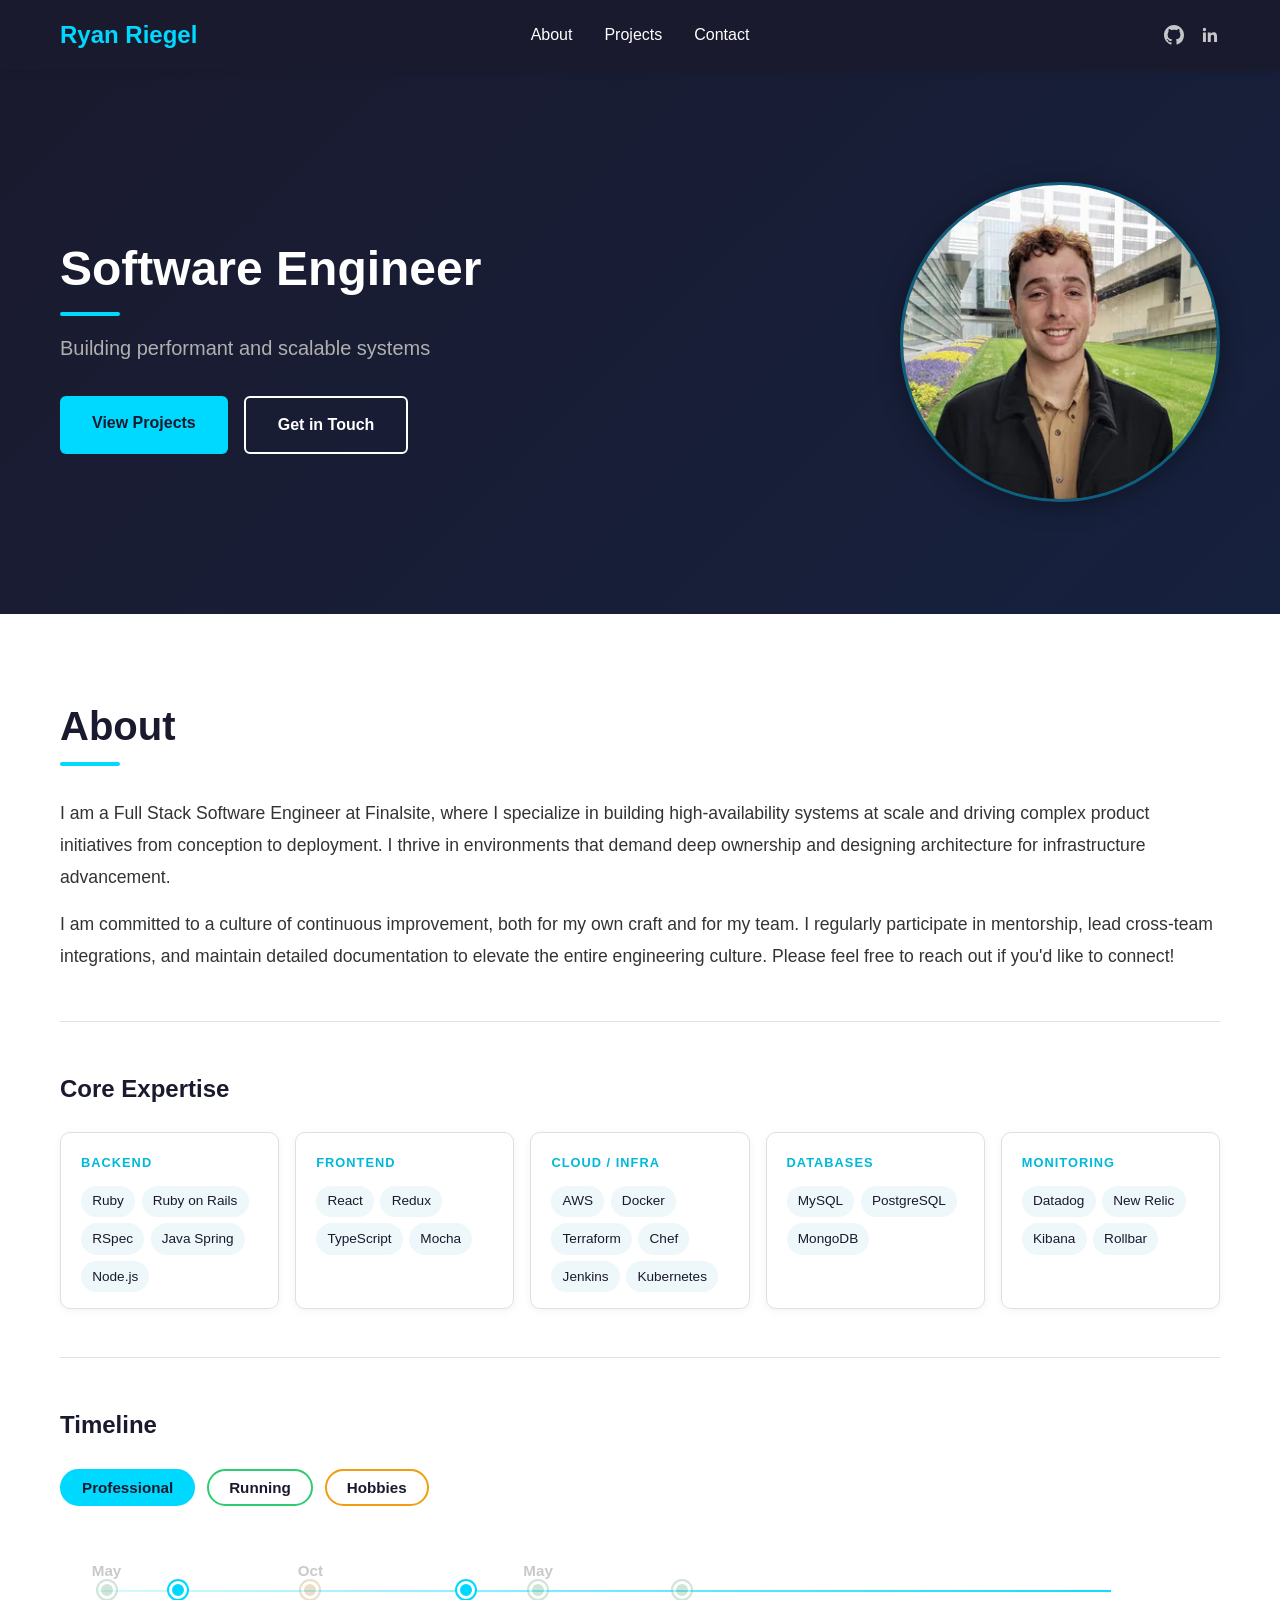
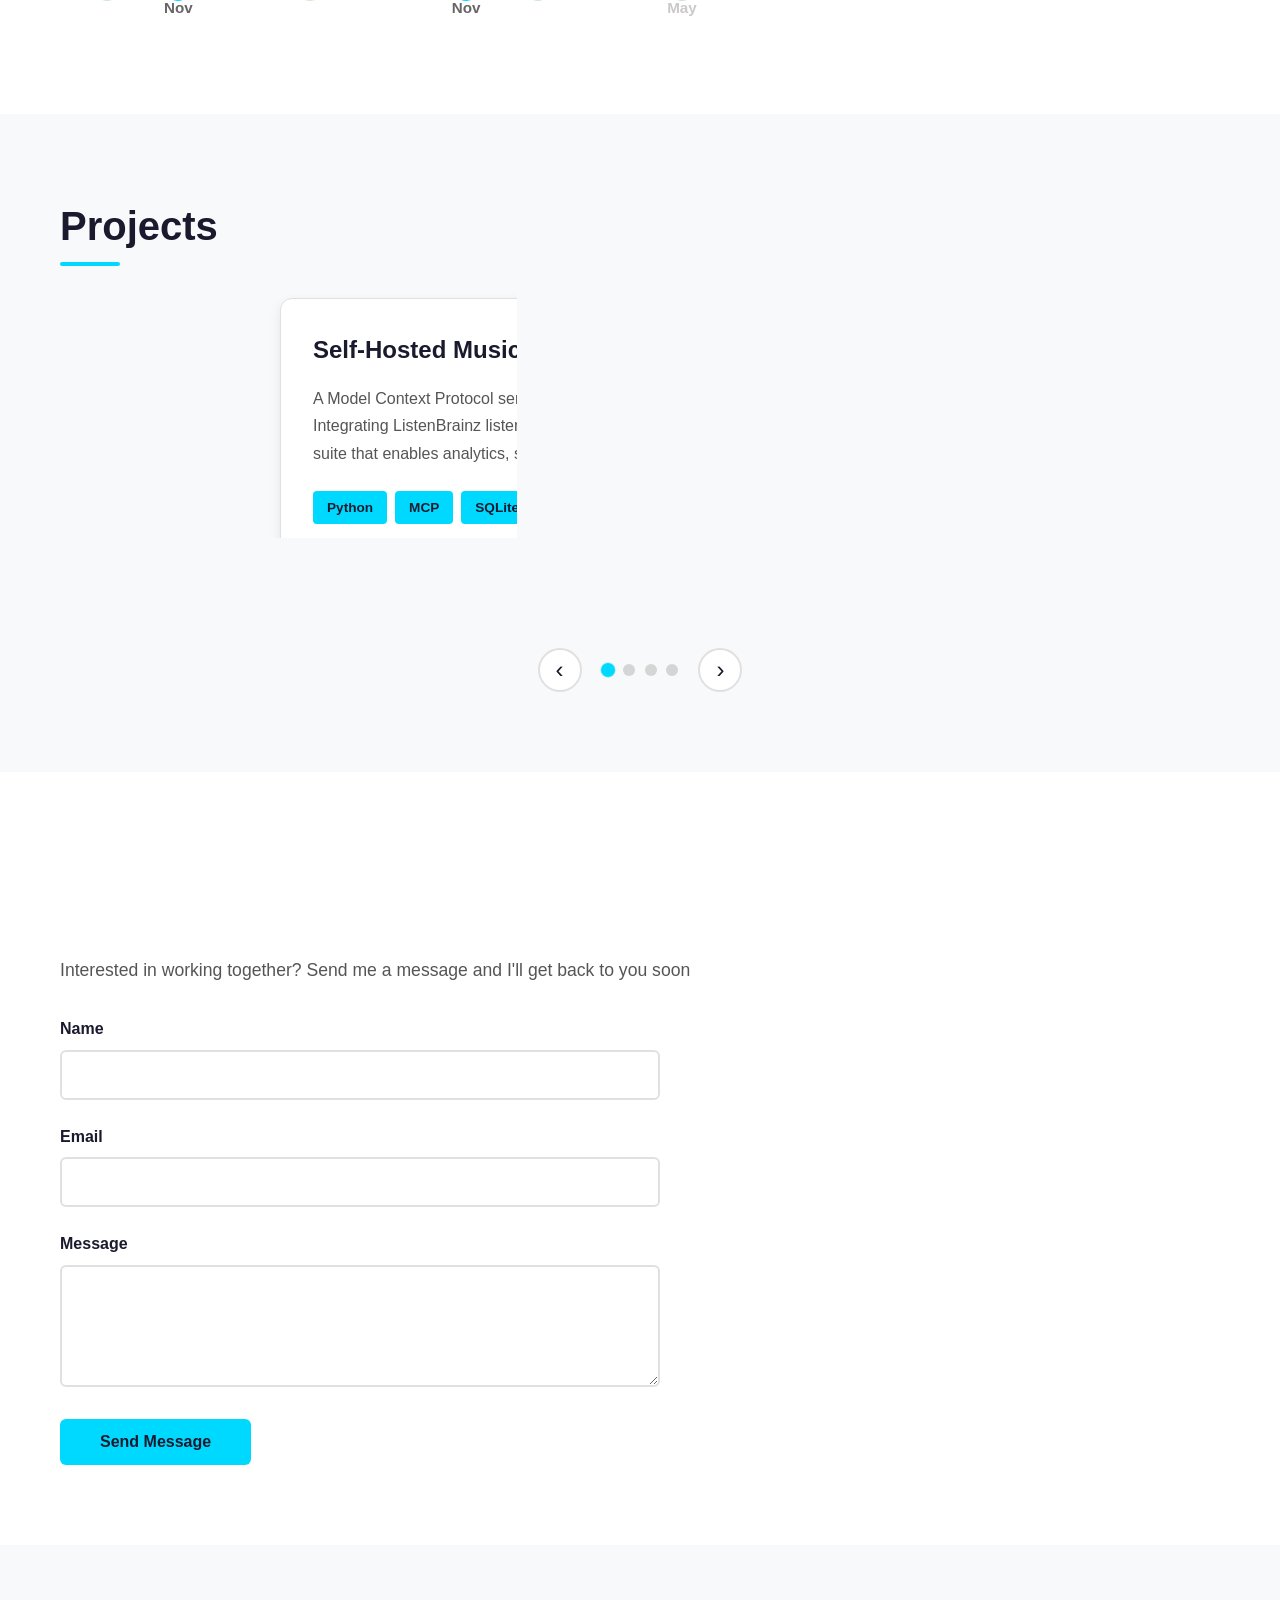
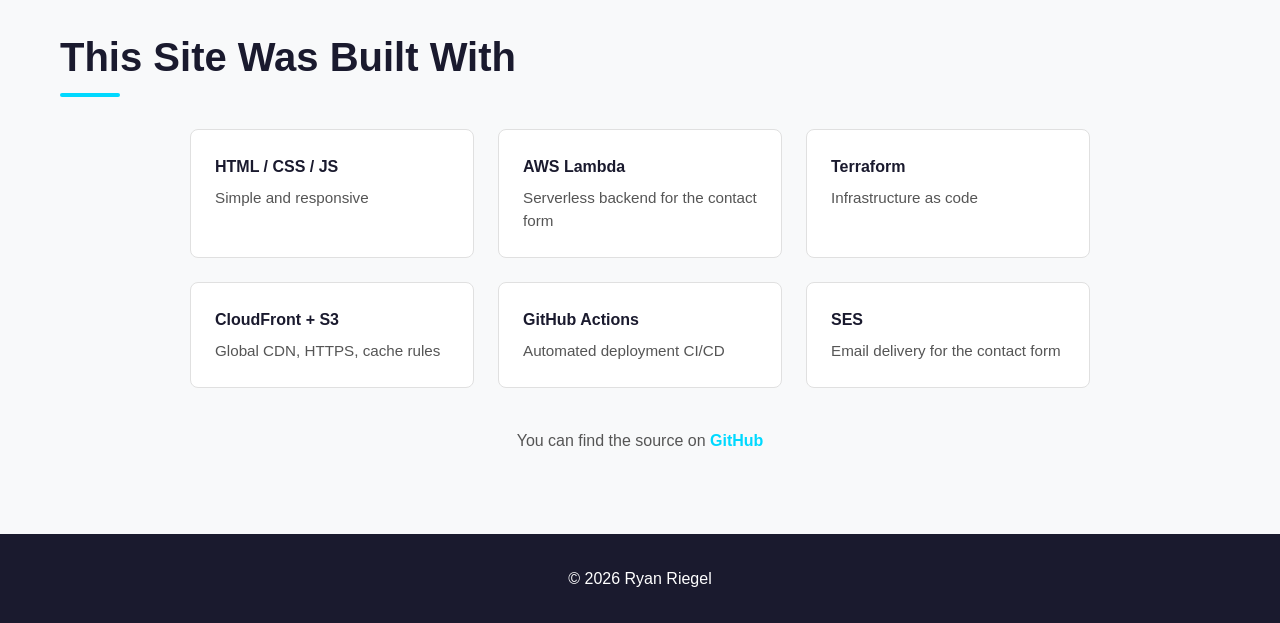
<file: app/site/index.html>
<!DOCTYPE html>
<html lang="en" class="no-js">
<head>
    <meta charset="UTF-8">
    <meta name="viewport" content="width=device-width, initial-scale=1.0">
    <title>Ryan Riegel - Software Engineer</title>
    <meta name="description" content="Ryan Riegel is a full-stack software engineer building web applications and cloud infrastructure with Rails, React, Python, AWS, and Terraform.">
    <link rel="canonical" href="https://ryanriegel.dev/">
    <meta property="og:type" content="website">
    <meta property="og:site_name" content="Ryan Riegel">
    <meta property="og:title" content="Ryan Riegel - Software Engineer">
    <meta property="og:description" content="Full-stack software engineer building web applications and cloud infrastructure with Rails, React, Python, AWS, and Terraform.">
    <meta property="og:url" content="https://ryanriegel.dev/">
    <meta property="og:image" content="https://ryanriegel.dev/og-image.png">
    <meta name="twitter:card" content="summary">
    <meta name="twitter:title" content="Ryan Riegel - Software Engineer">
    <meta name="twitter:description" content="Full-stack software engineer building web applications and cloud infrastructure with Rails, React, Python, AWS, and Terraform.">
    <meta name="twitter:image" content="https://ryanriegel.dev/og-image.png">
    <link rel="icon" type="image/svg+xml" href="/favicon.svg">
    <link rel="stylesheet" href="styles.css">
</head>
<body id="top">
    <header>
        <nav>
            <div class="container">
                <div class="header-brand">
                    <a href="#top" class="logo-link" aria-label="Ryan Riegel — back to top">
                        <h1 class="logo">Ryan Riegel</h1>
                    </a>
                    <div class="social-links">
                        <a href="https://github.com/rriegel" target="_blank" rel="noopener" aria-label="GitHub">
                            <svg width="20" height="20" viewBox="0 0 16 16" fill="currentColor" aria-hidden="true"><path d="M8 0C3.58 0 0 3.58 0 8c0 3.54 2.29 6.53 5.47 7.59.4.07.55-.17.55-.38 0-.19-.01-.82-.01-1.49-2.01.37-2.53-.49-2.69-.94-.09-.23-.48-.94-.82-1.13-.28-.15-.68-.52-.01-.53.63-.01 1.08.58 1.23.82.72 1.21 1.87.87 2.33.66.07-.52.28-.87.51-1.07-1.78-.2-3.64-.89-3.64-3.95 0-.87.31-1.59.82-2.15-.08-.2-.36-1.02.08-2.12 0 0 .67-.21 2.2.82.64-.18 1.32-.27 2-.27s1.36.09 2 .27c1.53-1.04 2.2-.82 2.2-.82.44 1.1.16 1.92.08 2.12.51.56.82 1.27.82 2.15 0 3.07-1.87 3.75-3.65 3.95.29.25.54.73.54 1.48 0 1.07-.01 1.93-.01 2.2 0 .21.15.46.55.38A8.01 8.01 0 0 0 16 8c0-4.42-3.58-8-8-8Z"/></svg>
                        </a>
                        <a href="https://linkedin.com/in/ryanjriegel" target="_blank" rel="noopener" aria-label="LinkedIn">
                            <svg width="20" height="20" viewBox="0 0 24 24" fill="currentColor" aria-hidden="true"><path d="M20.45 20.45h-3.55v-5.57c0-1.33-.03-3.04-1.85-3.04-1.86 0-2.14 1.45-2.14 2.94v5.67H9.35V9h3.41v1.56h.05c.47-.9 1.63-1.85 3.36-1.85 3.6 0 4.27 2.37 4.27 5.46v6.28zM5.34 7.43a2.06 2.06 0 1 1 0-4.12 2.06 2.06 0 0 1 0 4.12zM7.12 20.45H3.55V9h3.57v11.45z"/></svg>
                        </a>
                    </div>
                </div>
                <ul class="nav-links">
                    <li class="has-dropdown">
                        <a href="#about" aria-expanded="false" aria-haspopup="true">About</a>
                        <ul class="dropdown">
                            <li><a href="#about">About</a></li>
                            <li><a href="#skills">Core Expertise</a></li>
                            <li><a href="#timeline">Timeline</a></li>
                        </ul>
                    </li>
                    <li><a href="#projects">Projects</a></li>
                    <li><a href="#contact">Contact</a></li>
                </ul>
            </div>
        </nav>
    </header>

    <main>
        <section id="hero" class="section">
            <div class="container">
                <div class="hero-content">
                    <div class="hero-text">
                        <h2>Software Engineer</h2>
                        <p class="hero-subtitle">Building performant and scalable systems</p>
                        <div class="hero-links">
                            <a href="#projects" class="btn btn-primary">View Projects</a>
                            <a href="#contact" class="btn btn-secondary">Get in Touch</a>
                        </div>
                    </div>
                    <picture class="hero-photo">
                        <source srcset="images/headshot-640.webp 640w, images/headshot-320.webp 320w"
                                sizes="(max-width: 768px) 40vw, 320px"
                                type="image/webp">
                        <img src="images/headshot-640.jpg" alt="Headshot of Ryan Riegel"
                             width="640" height="640" fetchpriority="high">
                    </picture>
                </div>
            </div>
        </section>

        <section id="about" class="section">
            <div class="container">
                <h2>About</h2>
                <div class="about-text">
                    <p>I am a Full Stack Software Engineer at Finalsite, where I specialize in building high-availability systems at scale and driving complex product initiatives from conception to deployment. I thrive in environments that demand deep ownership and designing architecture for infrastructure advancement.</p>
                    <p>I am committed to a culture of continuous improvement, both for my own craft and for my team. I regularly participate in mentorship, lead cross-team integrations, and maintain detailed documentation to elevate the entire engineering culture. Please feel free to reach out if you'd like to connect!</p>
                </div>
                <div id="skills"></div>
                <hr class="subsection-divider">
                <div class="skills">
                    <h3>Core Expertise</h3>
                    <div class="skill-grid">
                        <div class="skill-card">
                            <h4>Backend</h4>
                            <ul>
                                <li>Ruby</li>
                                <li>Ruby on Rails</li>
                                <li>RSpec</li>
                                <li>Java Spring</li>
                                <li>Node.js</li>
                            </ul>
                        </div>
                        <div class="skill-card">
                            <h4>Frontend</h4>
                            <ul>
                                <li>React</li>
                                <li>Redux</li>
                                <li>TypeScript</li>
                                <li>Mocha</li>
                            </ul>
                        </div>
                        <div class="skill-card">
                            <h4>Cloud / Infra</h4>
                            <ul>
                                <li>AWS</li>
                                <li>Docker</li>
                                <li>Terraform</li>
                                <li>Chef</li>
                                <li>Jenkins</li>
                                <li>Kubernetes</li>
                            </ul>
                        </div>
                        <div class="skill-card">
                            <h4>Databases</h4>
                            <ul>
                                <li>MySQL</li>
                                <li>PostgreSQL</li>
                                <li>MongoDB</li>
                            </ul>
                        </div>
                        <div class="skill-card">
                            <h4>Monitoring</h4>
                            <ul>
                                <li>Datadog</li>
                                <li>New Relic</li>
                                <li>Kibana</li>
                                <li>Rollbar</li>
                            </ul>
                        </div>
                    </div>
                </div>
                <div id="timeline"></div>
                <hr class="subsection-divider">
                <div class="timeline">
                    <h3>Timeline</h3>
                    <div class="timeline-chips" role="group" aria-label="Filter timeline by category (multiple allowed)">
                        <button type="button" class="chip" data-filter="work" aria-pressed="true">Professional</button>
                        <button type="button" class="chip" data-filter="run" aria-pressed="false">Running</button>
                        <button type="button" class="chip" data-filter="hobby" aria-pressed="false">Hobbies</button>
                    </div>
                    <p class="timeline-hint">Tap an event on the timeline to see details</p>
                <div class="life-timeline-wrap">
                    <ol class="life-timeline">
                      <li class="milestone" data-date="2019-05" data-cat="run">
                          <button type="button" class="milestone-node" aria-label="May 2019 — Pittsburgh Half Marathon (details)" aria-expanded="false"></button>
                          <span class="milestone-date"></span>
                          <div class="milestone-body" role="tooltip">
                              <h4><span class="milestone-cat">Running</span> 2019 Pittsburgh Half Marathon</h4>
                              <p>I completed my first half marathon in Pittsburgh. It was an extremely rewarding experience that kickstarted my long distance running journey.</p>
                          </div>
                      </li>
                      <li class="milestone" data-date="2019-11" data-end="2021-03" data-cat="work">
                          <button type="button" class="milestone-node" aria-label="Nov 2019 — Research Technologist at Johns Hopkins University (details)" aria-expanded="false"></button>
                          <span class="milestone-date"></span>
                          <div class="milestone-body" role="tooltip">
                              <h4><span class="milestone-cat">Work</span> Research Technologist @ Johns Hopkins University</h4>
                              <p>Research Technologist in the Center for Hearing and Balance in the School of Medicine. Experienced in performing Auditory Brainstem Response (ABR) recording, Vestibular Evoked Potential (VsEP) recording, and other various auditory and vestibular function assessments.</p>
                          </div>
                      </li>
                      <li class="milestone" data-date="2020-10" data-end="2025-05" data-cat="hobby">
                          <button type="button" class="milestone-node" aria-label="Oct 2020 — Music Production (details)" aria-expanded="false"></button>
                          <span class="milestone-date"></span>
                          <div class="milestone-body" role="tooltip">
                              <h4><span class="milestone-cat">Hobby</span> Music Production</h4>
                              <p>I started making music in 2018, but by this time in 2020 I began to take it more seriously. I was releasing music on a regular schedule, challenging myself to learn more about music theory, sound design, and other concepts. I did slowly drop off from this hobby as it is very time consuming, but it's something I know I'll resume in the future.</p>
                          </div>
                      </li>
                      <li class="milestone" data-date="2021-11" data-end="2024-12" data-cat="work">
                          <button type="button" class="milestone-node" aria-label="Nov 2021 — Software Engineer at Seisan Consulting (details)" aria-expanded="false"></button>
                          <span class="milestone-date"></span>
                          <div class="milestone-body" role="tooltip">
                              <h4><span class="milestone-cat">Work</span> Software Engineer @ Seisan Consulting</h4>
                              <p>Served as an individual contributor for a diverse portfolio of enterprise and startup clients. Specialized in rapidly deploying high-quality code across various ecosystems, including the MERN stack, Java (Spring) and C#/.NET.</p>
                          </div>
                      </li>
                      <li class="milestone" data-date="2022-05" data-cat="run">
                          <button type="button" class="milestone-node" aria-label="May 2022 — Pittsburgh Half Marathon (details)" aria-expanded="false"></button>
                          <span class="milestone-date"></span>
                          <div class="milestone-body" role="tooltip">
                              <h4><span class="milestone-cat">Running</span> 2022 Pittsburgh Half Marathon</h4>
                              <p>I trained for this race with a good friend of mine and set a personal best with a time of 1:45!</p>
                          </div>
                      </li>
                      <li class="milestone" data-date="2023-05" data-cat="run">
                          <button type="button" class="milestone-node" aria-label="May 2023 — Pittsburgh Half Marathon (details)" aria-expanded="false"></button>
                          <span class="milestone-date"></span>
                          <div class="milestone-body" role="tooltip">
                              <h4><span class="milestone-cat">Running</span> 2023 Pittsburgh Half Marathon</h4>
                              <p>At this point I felt like a veteran to the Pittsburgh Half, but it's always such a fun race.</p>
                          </div>
                      </li>
                      <li class="milestone" data-date="2024-05" data-cat="run">
                          <button type="button" class="milestone-node" aria-label="May 2024 — Pittsburgh Marathon (details)" aria-expanded="false"></button>
                          <span class="milestone-date"></span>
                          <div class="milestone-body" role="tooltip">
                              <h4><span class="milestone-cat">Running</span> 2024 Pittsburgh Marathon</h4>
                              <p>I completed my first marathon in Pittsburgh. Prior to committing to this, I had always viewed the marathon distance as out of reach for myself. But through dedicated training with my friends, I was able to complete the race with a time of 3:45!</p>
                          </div>
                      </li>
                      <li class="milestone" data-date="2024-10" data-cat="run">
                          <button type="button" class="milestone-node" aria-label="Oct 2024 - Ann Arbor Half Marathon (details)" aria-expanded="false"></button>
                          <span class="milestone-date"></span>
                          <div class="milestone-body" role="tooltip">
                              <h4><span class="milestone-cat">Running</span> 2024 Ann Arbor Half Marathon</h4>
                              <p>We visited Ann Arbor to check out apartments and run the half marathon. It was a great way to see the town I'd call home for a few years.</p>
                          </div>
                      </li>
                      <li class="milestone" data-date="2024-12" data-end="present" data-cat="work">
                          <button type="button" class="milestone-node" aria-label="Dec 2024 - Software Engineer II at Finalsite (details)" aria-expanded="false"></button>
                          <span class="milestone-date"></span>
                          <div class="milestone-body" role="tooltip">
                              <h4><span class="milestone-cat">Work</span> Software Engineer II @ Finalsite</h4>
                              <p>As a Software Engineer II at Finalsite, I focus on building high-availability architecture and driving the technical direction of mission-critical product lines. My work centers on balancing rapid feature delivery with the long-term scalability required to support thousands of educational institutions.</p>
                          </div>
                      </li>
                      <li class="milestone" data-date="2025-09" data-end="present" data-cat="hobby">
                          <button type="button" class="milestone-node" aria-label="Sep 2025 — Started Piano Lessons (details)" aria-expanded="false"></button>
                          <span class="milestone-date"></span>
                          <div class="milestone-body" role="tooltip">
                              <h4><span class="milestone-cat">Hobby</span> Piano Lessons</h4>
                              <p>I started learning piano and have been practicing regularly. Through music production I learned theory basics and have picked up a little piano along the way, but I realized I'd really enjoy focusing on playing.</p>
                          </div>
                      </li>
                      <li class="milestone" data-date="2025-11" data-end="present" data-cat="hobby">
                          <button type="button" class="milestone-node" aria-label="Nov 2025 — Self Hosting (details)" aria-expanded="false"></button>
                          <span class="milestone-date"></span>
                          <div class="milestone-body" role="tooltip">
                              <h4><span class="milestone-cat">Hobby</span> Self Hosting</h4>
                              <p>After researching and planning, I began my journey into self-hosting my personal services and applications. This has become an extremely rewarding project. I use its services every day and use it as a sandbox for experimenting with new technologies.</p>
                          </div>
                      </li>
                      <li class="milestone" data-date="2026-02" data-end="present" data-cat="hobby">
                          <button type="button" class="milestone-node" aria-label="Feb 2026 — Homemade Pizza Cooking (details)" aria-expanded="false"></button>
                          <span class="milestone-date"></span>
                          <div class="milestone-body" role="tooltip">
                              <h4><span class="milestone-cat">Hobby</span> Homemade Pizza Cooking</h4>
                              <p>This year for my birthday, my partner gifted me a pizza steel. This allows you to cook authentic NY style pizza in your home oven. Since getting this, I've worked on perfecting my homemade pizza dough, experimenting with various ingredients and toppings! It is a process that I really enjoy and at this point the quality is consistently impressive!</p>
                          </div>
                      </li>
                      <li class="milestone" data-date="2026-05" data-cat="run">
                          <button type="button" class="milestone-node" aria-label="May 2026 — Pittsburgh Marathon (details)" aria-expanded="false"></button>
                          <span class="milestone-date"></span>
                          <div class="milestone-body" role="tooltip">
                              <h4><span class="milestone-cat">Running</span> 2026 Pittsburgh Marathon</h4>
                              <p>Trained for the marathon with my partner and with the goal of beating my previous time. I achieved this goal and am excited to do it again soon.</p>
                          </div>
                      </li>
                      <li class="milestone" data-date="2026-10" data-cat="run">
                          <button type="button" class="milestone-node" aria-label="Oct 2026 - Ann Arbor Half Marathon (details)" aria-expanded="false"></button>
                          <span class="milestone-date"></span>
                          <div class="milestone-body" role="tooltip">
                              <h4><span class="milestone-cat">Running</span> 2026 Ann Arbor Half Marathon</h4>
                              <p>This was a unique training cycle because I was able to apply the discipline I built in marathon training to a shorter race. This materialized in the form of higher consistency, exerting appropriate effort based on the workout type, and a better understanding of my limits. While the summer heat was a new challenge during training, I set a new PR with this race!</p>
                          </div>
                      </li>
                    </ol>
                </div>
                </div>
            </div>
        </section>

        <section id="projects" class="section">
            <div class="container">
                <h2>Projects</h2>
                <div class="project-carousel">
                    <div class="project-track">
                    <article class="project-card">
                        <h3>Self-Hosted Music MCP</h3>
                        <p class="project-description">A Model Context Protocol server for music enthusiats and self hosted enthusiasts. Integrating ListenBrainz listening history and MusicBrainz metadata, this MCP offers a tool suite that enables analytics, suggestions and discovery on your self hosted music library.</p>
                        <div class="tech-stack">
                            <span class="tech-tag">Python</span>
                            <span class="tech-tag">MCP</span>
                            <span class="tech-tag">SQLite</span>
                            <span class="tech-tag">MusicBrainz</span>
                            <span class="tech-tag">ListenBrainz</span>
                        </div>
                        <div class="project-links">
                            <a href="https://github.com/rriegel/self-hosted-music-mcp" class="project-link">GitHub</a>
                        </div>
                    </article>

                    <article class="project-card">
                        <h3>Strava Trends</h3>
                        <p class="project-description">Fitness analytics web app that parses FIT/GPX activity files and gives users many ways to visualize their training progress over time. Specifically, Strava trends overlays pace, HR, elevation, and other metrics to reveal trends in your training data.</p>
                        <div class="tech-stack">
                            <span class="tech-tag">Python</span>
                            <span class="tech-tag">FastAPI</span>
                            <span class="tech-tag">React</span>
                            <span class="tech-tag">TypeScript</span>
                            <span class="tech-tag">PostgreSQL</span>
                        </div>
                        <div class="project-links">
                            <a href="https://github.com/rriegel/strava-trends" class="project-link">GitHub</a>
                        </div>
                    </article>

                    <article class="project-card">
                        <h3>Personal Blog</h3>
                        <p class="project-description">Self-built blog platform with a Rails 8 API, JWT-secured admin panel with a rich-text editor and media uploads, and an Astro frontend with RSS.</p>
                        <div class="tech-stack">
                            <span class="tech-tag">Rails</span>
                            <span class="tech-tag">PostgreSQL</span>
                            <span class="tech-tag">Astro</span>
                            <span class="tech-tag">TypeScript</span>
                            <span class="tech-tag">RSpec</span>
                        </div>
                        <div class="project-links">
                            <a href="https://github.com/rriegel/ryanriegel.com" class="project-link">GitHub</a>
                        </div>
                    </article>

                    <article class="project-card">
                        <h3>Q*bert</h3>
                        <p class="project-description">Browser remake of the arcade classic built with Phaser 3 and TypeScript — isometric pyramid, Coily, discs, power-ups, and local high scores.</p>
                        <div class="tech-stack">
                            <span class="tech-tag">TypeScript</span>
                            <span class="tech-tag">Phaser 3</span>
                            <span class="tech-tag">Vite</span>
                            <span class="tech-tag">Vitest</span>
                        </div>
                        <div class="project-links">
                            <a href="https://github.com/rriegel/qbert-game" class="project-link">GitHub</a>
                        </div>
                    </article>
                    </div>
                    <div class="project-controls">
                        <button type="button" class="carousel-btn carousel-prev" aria-label="Previous project">&#8249;</button>
                        <div class="carousel-dots" role="tablist" aria-label="Select project"></div>
                        <button type="button" class="carousel-btn carousel-next" aria-label="Next project">&#8250;</button>
                    </div>
                </div>
            </div>
        </section>

        <section id="contact" class="section">
            <div class="container">
                <h2>Contact</h2>
                <p class="contact-intro">Interested in working together? Send me a message and I'll get back to you soon</p>
                <form id="contact-form">
                    <div class="form-group">
                        <label for="name">Name</label>
                        <input type="text" id="name" name="name" required>
                    </div>
                    <div class="form-group">
                        <label for="email">Email</label>
                        <input type="email" id="email" name="email" required>
                    </div>
                    <div class="form-group">
                        <label for="message">Message</label>
                        <textarea id="message" name="message" rows="5" required></textarea>
                    </div>
                    <button type="submit" class="btn btn-primary">Send Message</button>
                    <div id="form-status" role="alert"></div>
                </form>
            </div>
        </section>

        <section id="colophon" class="section">
            <div class="container">
                <h2>This Site Was Built With</h2>
                
                <div class="colophon-grid">
                    <div class="colophon-item">
                        <h4>HTML / CSS / JS</h4>
                        <p>Simple and responsive</p>
                    </div>
                    <div class="colophon-item">
                        <h4>AWS Lambda</h4>
                        <p>Serverless backend for the contact form</p>
                    </div>
                    <div class="colophon-item">
                        <h4>Terraform</h4>
                        <p>Infrastructure as code</p>
                    </div>
                    <div class="colophon-item">
                        <h4>CloudFront + S3</h4>
                        <p>Global CDN, HTTPS, cache rules</p>
                    </div>
                    <div class="colophon-item">
                        <h4>GitHub Actions</h4>
                        <p>Automated deployment CI/CD</p>
                    </div>
                    <div class="colophon-item">
                        <h4>SES</h4>
                        <p>Email delivery for the contact form</p>
                    </div>
                </div>
                <p class="colophon-source">You can find the source on <a href="https://github.com/rriegel/portfolio-v2" class="project-link">GitHub</a></p>
            </div>
        </section>
    </main>

    <footer>
        <div class="container">
            <p>&copy; 2026 Ryan Riegel</p>
        </div>
    </footer>

    <script src="timeline.js" defer></script>
    <script src="script.js"></script>
</body>
</html>
</file>
<file: app/site/styles.css>
* {
    margin: 0;
    padding: 0;
    box-sizing: border-box;
}

body {
    font-family: -apple-system, BlinkMacSystemFont, 'Segoe UI', Roboto, Oxygen, Ubuntu, Cantarell, sans-serif;
    line-height: 1.6;
    color: #333;
    background: #f8f9fa;
}

html {
    scroll-behavior: smooth;
    scroll-padding-top: 5.5rem;
}

.container {
    max-width: 1200px;
    margin: 0 auto;
    padding: 0 20px;
}

/* Header & Navigation */
header {
    background: #1a1a2e;
    color: white;
    padding: 1rem 0;
    position: sticky;
    top: 0;
    z-index: 100;
    box-shadow: 0 2px 10px rgba(0,0,0,0.1);
}

nav .container {
    display: flex;
    align-items: center;
    justify-content: flex-end;
    position: relative;
}

.nav-links {
    list-style: none;
    display: flex;
    gap: 2rem;
    position: absolute;
    left: 50%;
    transform: translateX(-50%);
}

.header-brand {
    flex: 1;
    display: flex;
    align-items: center;
    justify-content: space-between;
    gap: 1rem;
}

.header-brand .social-links {
    display: flex;
    gap: 1rem;
}

.header-brand .social-links a {
    color: rgba(255, 255, 255, 0.75);
    display: inline-flex;
    transition: color 0.2s;
}

.header-brand .social-links a:hover {
    color: #00d9ff;
}

.logo {
    font-size: 1.5rem;
    font-weight: 700;
    color: #00d9ff;
}

.logo-link {
    text-decoration: none;
    display: inline-flex;
    align-items: center;
    border-radius: 6px;
    transition: opacity 0.2s;
}

.logo-link:hover {
    opacity: 0.85;
}

.logo-link:focus-visible {
    outline: 2px solid #00d9ff;
    outline-offset: 3px;
}

.nav-links a {
    color: white;
    text-decoration: none;
    font-weight: 500;
    transition: color 0.3s;
}

.nav-links a:hover {
    color: #00d9ff;
}

.has-dropdown {
    position: relative;
}

.dropdown {
    list-style: none;
    position: absolute;
    top: 100%;
    left: 50%;
    transform: translateX(-50%);
    margin: 0;
    padding: 0.5rem 0;
    background: #16213e;
    border: 1px solid rgba(255,255,255,0.1);
    border-radius: 8px;
    box-shadow: 0 8px 24px rgba(0,0,0,0.35);
    min-width: 11rem;
    display: flex;
    flex-direction: column;
    opacity: 0;
    visibility: hidden;
    transition: opacity 0.2s, visibility 0.2s;
    z-index: 50;
}

.dropdown li {
    width: 100%;
}

.dropdown a {
    display: block;
    padding: 0.5rem 1.25rem;
    white-space: nowrap;
}

.dropdown a:hover {
    background: rgba(0, 217, 255, 0.1);
}

.has-dropdown:hover .dropdown,
.has-dropdown.is-open .dropdown {
    opacity: 1;
    visibility: visible;
}

/* Sections */
.section {
    padding: 5rem 0;
}

.reveal {
    opacity: 0;
    transform: translateY(24px);
    transition: opacity 0.6s ease-out, transform 0.6s ease-out;
}

.reveal.is-visible {
    opacity: 1;
    transform: none;
}

.hero-content {
    animation: hero-in 0.7s ease-out both;
}

@keyframes hero-in {
    from { opacity: 0; transform: translateY(16px); }
    to   { opacity: 1; transform: none; }
}

@media (prefers-reduced-motion: reduce) {
    html {
        scroll-behavior: auto;
    }

    .reveal {
        opacity: 1;
        transform: none;
        transition: none;
    }

    .hero-content {
        animation: none;
    }
}

.no-js .reveal {
    opacity: 1;
    transform: none;
}

.section:nth-child(even) {
    background: white;
}

h2 {
    font-size: 2.5rem;
    margin-bottom: 2rem;
    color: #1a1a2e;
    position: relative;
    padding-bottom: 0.5rem;
}

h2::after {
    content: '';
    position: absolute;
    bottom: 0;
    left: 0;
    width: 60px;
    height: 4px;
    background: #00d9ff;
    border-radius: 2px;
}

/* Hero Section */
#hero {
    background: linear-gradient(135deg, #1a1a2e 0%, #16213e 100%);
    color: white;
    padding: 7rem 0;
}

.hero-content {
    display: flex;
    align-items: center;
    justify-content: space-between;
    gap: 3rem;
}

.hero-text {
    flex: 1;
}

#hero h2 {
    color: white;
    font-size: 3rem;
    margin-bottom: 1rem;
}

.hero-subtitle {
    font-size: 1.25rem;
    color: #b0b0b0;
    margin-bottom: 2rem;
}

.hero-photo {
    flex-shrink: 0;
}

.hero-photo img {
    display: block;
    width: 320px;
    height: 320px;
    border-radius: 50%;
    object-fit: cover;
    border: 3px solid rgba(0, 217, 255, 0.35);
    box-shadow: 0 4px 24px rgba(0, 0, 0, 0.35);
}

.hero-links {
    display: flex;
    gap: 1rem;
    justify-content: flex-start;
    flex-wrap: wrap;
}

.btn {
    display: inline-block;
    padding: 0.875rem 2rem;
    border-radius: 6px;
    text-decoration: none;
    font-weight: 600;
    transition: all 0.3s;
    cursor: pointer;
    border: none;
    font-size: 1rem;
}

.btn-primary {
    background: #00d9ff;
    color: #1a1a2e;
}

.btn-primary:hover {
    background: #00b8d9;
    transform: translateY(-2px);
    box-shadow: 0 4px 12px rgba(0, 217, 255, 0.3);
}

.btn-secondary {
    background: transparent;
    color: white;
    border: 2px solid white;
}

.btn-secondary:hover {
    background: white;
    color: #1a1a2e;
}

/* About Section */
.about-text p {
    margin-bottom: 1rem;
    font-size: 1.1rem;
    line-height: 1.8;
}

.skills {
  margin-bottom: 1.5rem;
}

.skills h3 {
    font-size: 1.5rem;
    margin-bottom: 1.5rem;
    color: #1a1a2e;
}

.subsection-divider {
    border: none;
    border-top: 1px solid #e0e0e0;
    margin: 3rem 0;
}

.timeline h3 {
    font-size: 1.5rem;
    margin-bottom: 1.5rem;
    color: #1a1a2e;
}

.skill-grid {
    display: grid;
    grid-template-columns: repeat(auto-fit, minmax(180px, 1fr));
    gap: 1rem;
}

.skill-card {
    background: white;
    padding: 1.25rem 1.25rem 1rem;
    border-radius: 10px;
    border: 1px solid #e0e0e0;
    box-shadow: 0 2px 8px rgba(0,0,0,0.05);
    transition: all 0.3s;
}

.skill-card:hover {
    transform: translateY(-3px);
    box-shadow: 0 6px 16px rgba(0,0,0,0.1);
    border-color: #00d9ff;
}

.skill-card h4 {
    font-size: 0.8rem;
    font-weight: 700;
    color: #00b8d9;
    margin-bottom: 0.75rem;
    text-transform: uppercase;
    letter-spacing: 0.08em;
}

.skill-card ul {
    list-style: none;
    display: flex;
    flex-wrap: wrap;
    gap: 0.4rem;
}

.skill-card li {
    background: #eef7fa;
    color: #1a1a2e;
    padding: 0.3rem 0.7rem;
    border-radius: 999px;
    font-size: 0.85rem;
    font-weight: 500;
    transition: all 0.2s;
}

.skill-card li:hover {
    background: #00d9ff;
    color: #1a1a2e;
}

/* Timeline */
.timeline-chips {
    display: flex;
    gap: 0.75rem;
    flex-wrap: wrap;
    margin-bottom: 2.5rem;
}

.timeline-hint {
    display: none;
    margin: 0 0 1.25rem;
    font-size: 0.85rem;
    color: #666;
}

.chip {
    font-family: inherit;
    font-size: 0.95rem;
    font-weight: 600;
    padding: 0.5rem 1.25rem;
    border-radius: 999px;
    border: 2px solid #e0e0e0;
    background: white;
    color: #1a1a2e;
    cursor: pointer;
    transition: all 0.2s;
}

.chip[data-filter="work"] {
    border-color: #00d9ff;
}

.chip[data-filter="run"] {
    border-color: #2ecc71;
}

.chip[data-filter="hobby"] {
    border-color: #f39c12;
}

.chip[data-filter="work"]:hover { color: #00b8d9; }
.chip[data-filter="run"]:hover { color: #27ae60; }
.chip[data-filter="hobby"]:hover { color: #e67e22; }

.chip[aria-pressed="true"][data-filter="work"] {
    background: #00d9ff;
    border-color: #00d9ff;
    color: #1a1a2e;
}

.chip[aria-pressed="true"][data-filter="run"] {
    background: #2ecc71;
    border-color: #2ecc71;
    color: white;
}

.chip[aria-pressed="true"][data-filter="hobby"] {
    background: #f39c12;
    border-color: #f39c12;
    color: #1a1a2e;
}

.life-timeline {
    list-style: none;
    position: relative;
    display: block;
    height: var(--tl-half, 5.5rem);
    margin: 0 auto;
    max-width: 1100px;
}

.life-timeline::before {
    content: '';
    position: absolute;
    left: 0.5rem;
    right: 0.5rem;
    top: 50%;
    height: 2px;
    background: linear-gradient(to right, rgba(0,217,255,0.15), #00d9ff);
}

.life-timeline::after {
    content: '';
    position: absolute;
    right: -0.25rem;
    top: 50%;
    transform: translateY(-50%);
    border-left: 10px solid #00d9ff;
    border-top: 6px solid transparent;
    border-bottom: 6px solid transparent;
}

.life-timeline-start {
    position: absolute;
    left: 2rem;
    top: calc(50% + 10px);
    font-size: 0.85rem;
    font-weight: 600;
    color: #999;
    white-space: nowrap;
}

.life-timeline-wrap {
    position: relative;
    max-width: 1100px;
    margin: 0 auto;
}

.milestone {
    position: absolute;
    left: var(--x, 0%);
    top: 50%;
    transform: translate(-50%, -50%);
    display: flex;
    flex-direction: column;
    align-items: center;
    min-width: 0;
    padding: 0 0.25rem;
    transition: opacity 0.3s, filter 0.3s;
    z-index: 25;
}

.milestone-node {
    position: absolute;
    top: 50%;
    left: 50%;
    transform: translate(-50%, -50%);
    width: 18px;
    height: 18px;
    border-radius: 50%;
    background: #00d9ff;
    border: 3px solid white;
    box-shadow: 0 0 0 2px #00d9ff;
    cursor: pointer;
    padding: 0;
    z-index: 2;
}

.milestone[data-cat="run"] .milestone-node {
    background: #2ecc71;
    box-shadow: 0 0 0 2px #2ecc71;
}

.milestone[data-cat="hobby"] .milestone-node {
    background: #f39c12;
    box-shadow: 0 0 0 2px #f39c12;
}

.milestone-node:hover,
.milestone-node:focus-visible {
    transform: translate(-50%, -50%) scale(1.25);
}

.milestone-node:focus-visible {
    outline: 2px solid #00d9ff;
    outline-offset: 3px;
}

.milestone-date {
    position: absolute;
    bottom: calc(50% + 6px);
    left: 50%;
    transform: translateX(-50%);
    font-weight: 700;
    font-size: 0.95rem;
    color: #666;
    white-space: nowrap;
}

.milestone-body {
    position: absolute;
    left: 50%;
    top: calc(50% + var(--pop-gap, 18px));
    width: min(340px, calc(100vw - 3rem));
    background: white;
    border: 1px solid #e0e0e0;
    border-radius: 8px;
    box-shadow: 0 8px 24px rgba(0,0,0,0.15);
    padding: 0.9rem 1rem;
    opacity: 0;
    visibility: hidden;
    transition: opacity 0.2s, visibility 0.2s;
    z-index: 30;
    pointer-events: none;
    transform: translateX(calc(-50% + var(--pop-shift, 0px)));
}

.milestone.side-up .milestone-body {
    top: auto;
    bottom: calc(50% + var(--pop-gap, 18px));
}

.milestone:hover .milestone-body,
.milestone-node:focus-visible + .milestone-date ~ .milestone-body,
.milestone.is-open .milestone-body {
    opacity: 1;
    visibility: visible;
}

.milestone:hover,
.milestone.is-open {
    z-index: 30;
}

.milestone-body::before {
    content: '';
    position: absolute;
    top: -7px;
    left: calc(50% - var(--pop-shift, 0px));
    width: 12px;
    height: 12px;
    background: white;
    border-left: 1px solid #e0e0e0;
    border-top: 1px solid #e0e0e0;
    transform: translateX(-50%) rotate(45deg);
}

.milestone.side-up .milestone-body::before {
    top: auto;
    bottom: -7px;
    border-left: none;
    border-top: none;
    border-right: 1px solid #e0e0e0;
    border-bottom: 1px solid #e0e0e0;
}

.milestone.side-up .milestone-date {
    bottom: auto;
    top: calc(50% + 6px);
}

.year-marker {
    position: absolute;
    left: var(--x, 0%);
    top: 50%;
    transform: translate(-50%, calc(-50% - 3.4rem));
    font-size: 1.1rem;
    font-weight: 700;
    color: #999;
    background: none;
    padding: 0;
    border: none;
    white-space: nowrap;
    line-height: 1;
    z-index: 20;
}

.year-marker::after {
    content: '';
    position: absolute;
    left: 50%;
    top: calc(100% + 0.45rem);
    transform: translateX(-50%);
    width: 2px;
    height: 0.9rem;
    background: #ccc;
}

.timeline-bars {
    position: absolute;
    left: 0;
    right: 0;
    top: 50%;
    height: 0;
}

.timeline-bar {
    position: absolute;
    top: 0;
    left: var(--bar-x, 0%);
    width: var(--bar-w, 0%);
    height: 6px;
    transform: translateY(-50%);
    border-radius: 3px;
    opacity: 0;
    visibility: hidden;
    transition: opacity 0.2s, visibility 0.2s;
    pointer-events: none;
    z-index: 1;
}

.timeline-bar.is-visible {
    opacity: 1;
    visibility: visible;
}

.timeline-bar-work { background: #00d9ff; }
.timeline-bar-run { background: #2ecc71; }
.timeline-bar-hobby { background: #f39c12; }

.timeline-bar-open {
    border-top-right-radius: 0;
    border-bottom-right-radius: 0;
}

.timeline-bar-open::after {
    content: '';
    position: absolute;
    right: -9px;
    top: 50%;
    transform: translateY(-50%);
    border-left: 8px solid;
    border-top: 6px solid transparent;
    border-bottom: 6px solid transparent;
}

.timeline-bar-open.timeline-bar-hobby::after { border-left-color: #f39c12; }
.timeline-bar-open.timeline-bar-work::after { border-left-color: #00d9ff; }
.timeline-bar-open.timeline-bar-run::after { border-left-color: #2ecc71; }

/* Popover date stamp */
.milestone-stamp {
    display: block;
    font-size: 0.75rem;
    font-weight: 700;
    color: #00b8d9;
    text-transform: uppercase;
    letter-spacing: 0.06em;
    margin-bottom: 0.2rem;
}

.milestone-body h4 {
    font-size: 1rem;
    color: #1a1a2e;
    margin-bottom: 0.4rem;
    line-height: 1.35;
}

.milestone-cat {
    display: inline-block;
    font-size: 0.72rem;
    font-weight: 700;
    text-transform: uppercase;
    letter-spacing: 0.05em;
    padding: 0.15rem 0.6rem;
    border-radius: 999px;
    margin-right: 0.5rem;
    vertical-align: 2px;
}

.milestone[data-cat="work"] .milestone-cat {
    background: #00d9ff;
    color: #1a1a2e;
}

.milestone[data-cat="run"] .milestone-cat {
    background: #2ecc71;
    color: white;
}

.milestone[data-cat="hobby"] .milestone-cat {
    background: #f39c12;
    color: #1a1a2e;
}

.milestone-body p {
    color: #555;
    line-height: 1.55;
    font-size: 0.9rem;
    margin: 0;
}

.milestone[data-dim] {
    opacity: 0.35;
    filter: saturate(0.4);
}

.milestone[data-dim] .milestone-node {
    pointer-events: none;
}

.milestone[data-dim] .milestone-body {
    opacity: 0 !important;
    visibility: hidden !important;
}

/* Projects Section */
/* Projects carousel: one card in focus at a time */
.project-carousel {
    max-width: 720px;
    margin: 0 auto;
}

.project-track {
    display: grid;
}

.project-card {
    background: white;
    padding: 2rem;
    border-radius: 12px;
    box-shadow: 0 4px 12px rgba(0,0,0,0.08);
    transition: all 0.3s;
    border: 1px solid #e0e0e0;
    grid-area: 1 / 1;
    opacity: 0;
    visibility: hidden;
    transform: translateX(24px);
    pointer-events: none;
}

.project-card.is-active {
    opacity: 1;
    visibility: visible;
    transform: translateX(0);
    pointer-events: auto;
}

.project-card:hover {
    transform: translateY(-6px);
    box-shadow: 0 8px 24px rgba(0,0,0,0.12);
    border-color: #00d9ff;
}

.project-controls {
    display: flex;
    align-items: center;
    justify-content: center;
    gap: 1.25rem;
    margin-top: 1.5rem;
}

.carousel-btn {
    font-family: inherit;
    font-size: 1.5rem;
    line-height: 1;
    width: 2.75rem;
    height: 2.75rem;
    border-radius: 50%;
    border: 2px solid #e0e0e0;
    background: white;
    color: #1a1a2e;
    cursor: pointer;
    transition: all 0.2s;
    display: inline-flex;
    align-items: center;
    justify-content: center;
}

.carousel-btn:hover {
    border-color: #00d9ff;
    color: #00b8d9;
}

.carousel-dots {
    display: flex;
    gap: 0.6rem;
}

.carousel-dot {
    width: 0.75rem;
    height: 0.75rem;
    padding: 0;
    border-radius: 50%;
    border: none;
    background: #d5d5d5;
    cursor: pointer;
    transition: background 0.2s, transform 0.2s;
}

.carousel-dot.is-active {
    background: #00d9ff;
    transform: scale(1.2);
}

.project-card h3 {
    font-size: 1.5rem;
    margin-bottom: 1rem;
    color: #1a1a2e;
}

.project-description {
    margin-bottom: 1.5rem;
    line-height: 1.7;
    color: #555;
}

.tech-stack {
    margin-bottom: 1.5rem;
    display: flex;
    gap: 0.5rem;
    flex-wrap: wrap;
}

.tech-tag {
    background: #00d9ff;
    color: #1a1a2e;
    padding: 0.375rem 0.875rem;
    border-radius: 4px;
    font-size: 0.85rem;
    font-weight: 600;
}

.project-links {
    display: flex;
    gap: 1rem;
    padding-top: 1rem;
    border-top: 1px solid #e0e0e0;
}

.project-link {
    color: #00d9ff;
    text-decoration: none;
    font-weight: 600;
    transition: color 0.3s;
}

.project-link:hover {
    color: #00b8d9;
}

/* Contact Section */
.contact-intro {
    font-size: 1.1rem;
    margin-bottom: 2rem;
    color: #555;
}

/* Colophon ("This Site Was Built With") */
.colophon-grid {
    display: grid;
    grid-template-columns: repeat(3, 1fr);
    gap: 1.5rem;
    max-width: 900px;
    margin: 0 auto 2.5rem;
}

.colophon-item {
    background: white;
    padding: 1.5rem;
    border-radius: 8px;
    border: 1px solid #e0e0e0;
}

.colophon-item h4 {
    color: #1a1a2e;
    margin-bottom: 0.5rem;
}

.colophon-item p {
    color: #555;
    font-size: 0.95rem;
    line-height: 1.5;
}

.colophon-source {
    text-align: center;
    color: #555;
    font-size: 1rem;
    margin: 0;
}

form {
    max-width: 600px;
}

.form-group {
    margin-bottom: 1.5rem;
}

label {
    display: block;
    margin-bottom: 0.5rem;
    font-weight: 600;
    color: #1a1a2e;
}

input, textarea {
    width: 100%;
    padding: 0.875rem;
    border: 2px solid #e0e0e0;
    border-radius: 6px;
    font-family: inherit;
    font-size: 1rem;
    transition: border-color 0.3s;
}

input:focus, textarea:focus {
    outline: none;
    border-color: #00d9ff;
}

textarea {
    resize: vertical;
    min-height: 120px;
}

button[type=submit] {
    background: #00d9ff;
    color: #1a1a2e;
    padding: 0.875rem 2.5rem;
    border: none;
    border-radius: 6px;
    font-size: 1rem;
    font-weight: 600;
    cursor: pointer;
    transition: all 0.3s;
}

button[type=submit]:hover {
    background: #00b8d9;
    transform: translateY(-2px);
    box-shadow: 0 4px 12px rgba(0, 217, 255, 0.3);
}

button:disabled {
    background: #b0b0b0;
    cursor: not-allowed;
    transform: none;
}

#form-status {
    margin-top: 1rem;
    padding: 1rem;
    border-radius: 6px;
    display: none;
    font-weight: 500;
}

#form-status.success {
    background: #d4edda;
    color: #155724;
    border: 1px solid #c3e6cb;
    display: block;
}

#form-status.error {
    background: #f8d7da;
    color: #721c24;
    border: 1px solid #f5c6cb;
    display: block;
}

/* Footer */
footer {
    background: #1a1a2e;
    color: white;
    padding: 2rem 0;
    text-align: center;
}

footer .container {
    display: flex;
    justify-content: center;
}

/* Responsive Design */
@media (max-width: 768px) {
    html {
        scroll-padding-top: 6.5rem;
    }

    nav .container {
        flex-direction: column;
        gap: 0.4rem;
    }

    .nav-links {
        position: static;
        transform: none;
        gap: 0.35rem 1rem;
        flex-direction: row;
        flex-wrap: wrap;
        justify-content: center;
    }

    .nav-links a {
        font-size: 0.92rem;
    }

    .hero-content {
        flex-direction: column;
        align-items: center;
        text-align: center;
        gap: 2rem;
    }

    #hero {
        padding: 3.5rem 0 4rem;
    }

    .hero-links {
        justify-content: center;
    }

    #hero h2::after {
        left: 50%;
        transform: translateX(-50%);
    }

    .hero-photo img {
        width: 220px;
        height: 220px;
    }

    .has-dropdown {
        position: relative;
    }

    .dropdown {
        top: 100%;
        left: 50%;
        transform: translateX(-50%);
        min-width: 11rem;
        text-align: center;
        padding: 0.5rem 0;
        background: #16213e;
        border: 1px solid rgba(255,255,255,0.1);
        border-radius: 8px;
        box-shadow: 0 8px 24px rgba(0,0,0,0.35);
        display: none;
    }

    .has-dropdown:hover .dropdown {
        opacity: 0;
        visibility: hidden;
    }

    .has-dropdown.is-open .dropdown {
        opacity: 1;
        visibility: visible;
        display: flex;
    }

    #hero h2 {
        font-size: 2rem;
    }

    .hero-subtitle {
        font-size: 1rem;
    }

    h2 {
        font-size: 2rem;
    }

    .project-carousel {
        max-width: 100%;
    }

    .project-track {
        overflow: hidden;
    }

    .project-card {
        padding: 1.5rem;
    }

    .colophon-grid {
        grid-template-columns: 1fr;
    }

    .timeline-chips {
        gap: 0.5rem;
    }

    .chip {
        font-size: 0.85rem;
        padding: 0.4rem 1rem;
    }

    .life-timeline {
        display: block;
        padding: 0 0 0 2rem;
        position: relative;
        height: auto;
    }

    .life-timeline.tl-proportional {
        height: var(--tl-mh, auto);
    }

    .life-timeline::before {
        top: 0.25rem;
        bottom: 0.25rem;
        left: 0;
        right: auto;
        width: 2px;
        height: auto;
        background: #00d9ff;
    }

    .life-timeline::after {
        display: none;
    }

    .life-timeline-start {
        display: none;
    }

    .timeline-chips {
        margin-bottom: 0.5rem;
    }

    .timeline-hint {
        display: block;
    }

    .milestone {
        display: block;
        position: relative;
        left: auto;
        top: auto;
        transform: none;
        padding: 0 0 2rem 1.5rem;
        min-height: 0;
    }

    .tl-proportional .milestone {
        position: absolute;
        left: 2rem;
        right: 0;
        top: var(--y, auto);
        padding-bottom: 0;
        height: 1px;
    }

    .milestone-node {
        position: absolute;
        left: -2.4rem;
        top: 0.3rem;
        transform: none;
        width: 14px;
        height: 14px;
    }

    .tl-proportional .milestone-node {
        top: 50%;
        transform: translateY(-50%);
    }

    .milestone-node:hover,
    .milestone-node:focus-visible {
        transform: scale(1.2);
    }

    .tl-proportional .milestone-node:hover,
    .tl-proportional .milestone-node:focus-visible {
        transform: translateY(-50%) scale(1.2);
    }

    .milestone.side-up .milestone-date,
    .milestone.side-down .milestone-date {
        display: inline-block;
        font-size: 0.85rem;
        line-height: 1.1;
        position: static;
        white-space: normal;
        margin: 0 0 0 -2rem;
    }

    .tl-proportional .milestone.side-up .milestone-date,
    .tl-proportional .milestone.side-down .milestone-date {
        vertical-align: top;
        transform: translateY(calc(-50% + var(--nudge, 0px)));
    }

    .timeline-bars {
        display: block;
        top: 0;
        bottom: 0;
        height: auto;
        pointer-events: none;
        z-index: 35;
    }

    .timeline-bar {
        left: -2px;
        width: 6px;
        top: var(--bar-top, 0px);
        height: var(--bar-h, 0px);
        transform: none;
        border-radius: 3px;
    }

    .timeline-bar-open {
        border-top-left-radius: 2px;
        border-top-right-radius: 2px;
        border-bottom-left-radius: 0;
        border-bottom-right-radius: 0;
    }

    .timeline-bar-open::after {
        right: auto;
        top: auto;
        bottom: -8px;
        left: 50%;
        transform: translateX(-50%);
        border-left: 6px solid transparent;
        border-right: 6px solid transparent;
        border-top: 8px solid;
        border-bottom: none;
    }

    .timeline-bar-open.timeline-bar-hobby::after { border-top-color: #f39c12; }
    .timeline-bar-open.timeline-bar-work::after { border-top-color: #00d9ff; }
    .timeline-bar-open.timeline-bar-run::after { border-top-color: #2ecc71; }

    .year-marker {
        position: static;
        left: auto;
        right: auto;
        top: auto;
        transform: none;
        border: none;
        background: none;
        padding: 0;
        color: #999;
    }

    .tl-proportional .year-marker {
        position: absolute;
        left: auto;
        right: calc(50%);
        top: var(--y, auto);
        transform: translateY(-50%);
        font-size: 1rem;
        line-height: 1;
        white-space: nowrap;
    }

    .year-marker::after {
        display: none;
    }

    .milestone-body {
        position: static;
        width: auto;
        transform: none;
        display: none;
        pointer-events: auto;
        margin: 0;
    }

    .milestone-body::before {
        display: none;
    }

    .milestone:hover .milestone-body {
        opacity: 0;
        visibility: hidden;
    }

    .milestone.is-open .milestone-body {
        display: block;
        opacity: 1;
        visibility: visible;
        position: absolute;
        top: 1.75rem;
        bottom: auto;
        left: -1.4rem;
        transform: none;
        right: 0;
        width: auto;
        max-width: 340px;
        z-index: 30;
    }

    .milestone-body h4 {
        font-size: 1.05rem;
    }

    .milestone-cat {
        display: inline-block;
        margin-bottom: 0.3rem;
    }
}

@media (max-width: 480px) {
    .container {
        padding: 0 15px;
    }

    .section {
        padding: 3rem 0;
    }

    .logo {
        font-size: 1.25rem;
    }

    .nav-links {
        gap: 0.75rem;
        font-size: 0.9rem;
    }

    .hero-links {
        flex-direction: column;
        width: 100%;
    }

    .btn {
        width: 100%;
    }
}
</file>
